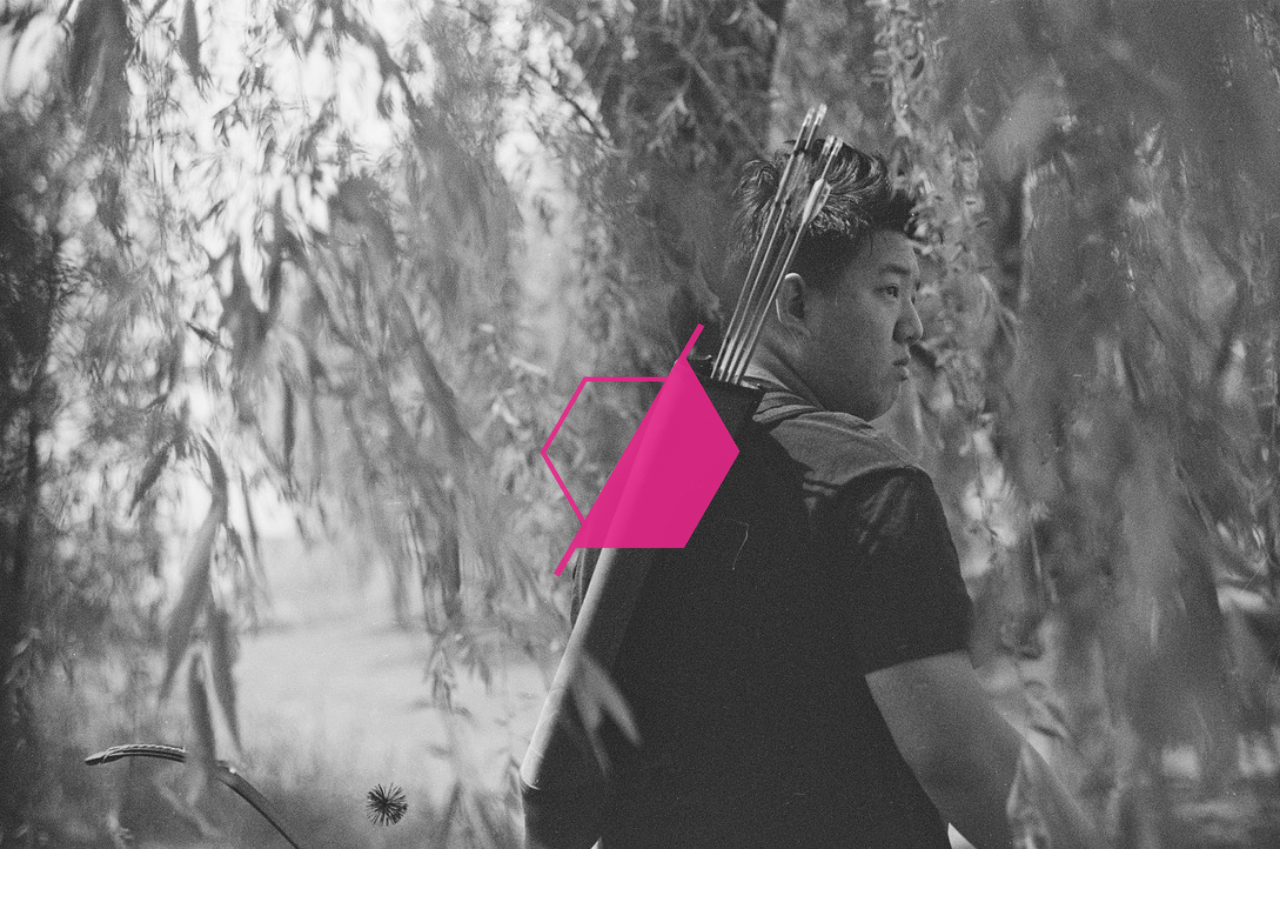
<file: index.html>
<html>
    <head>
        <title>YuXiang Cheng</title>
        <link rel="stylesheet" href="main.css">
        <link rel="stylesheet" href="logoIndex.css">
    </head>
    <body>
        <div id="picDiv">
            <div id="pic"></div>
            <img id="logo" src="logo/logo.png">
        </div>
    </body>
    <script src="main.js"></script>
</html>
</file>
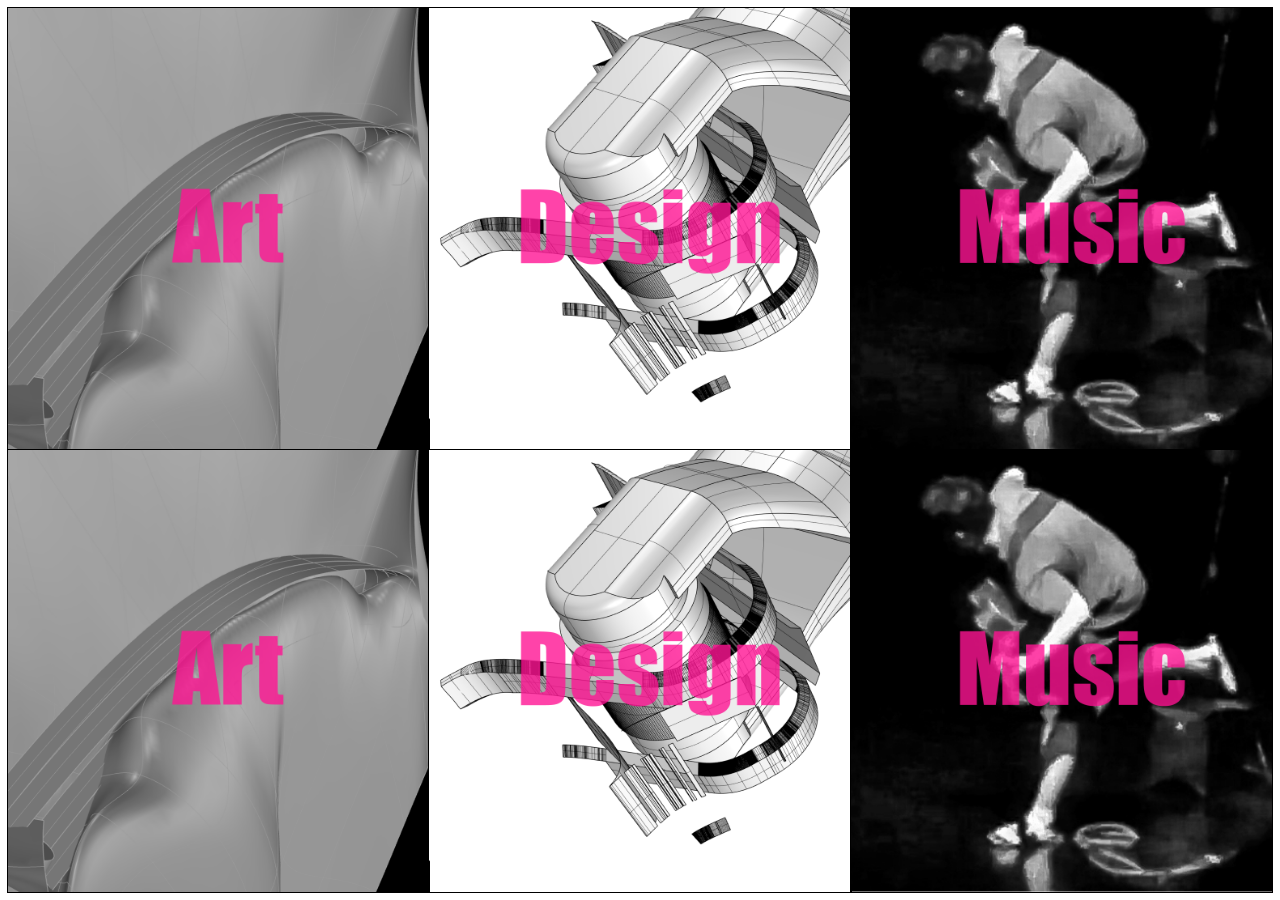
<file: logoIndex.html>
<html>
    <head>
        <title>YuXiang Cheng</title>
        <link rel="stylesheet" href="logoIndex.css">
    </head>
    <body>
        <div class="row">
            <div class="column">
                <div>
                    <img src="pic/ART.png">
                </div>
            </div>
            <div class="column">
                <div>
                    <img src="pic/DESIGN.png">
                </div>
            </div>
            <div class="column">
                <div>
                    <img src="pic/MUSIC.png">
                </div>
            </div>
        </div>
        <div class="row">
            <div class="column">
                <div>
                    <img src="pic/ART.png">
                </div>
            </div>
            <div class="column">
                <div>
                    <img src="pic/DESIGN.png">
                </div>
            </div>
            <div class="column">
                <div>
                    <img src="pic/MUSIC.png">
                </div>
            </div>
        </div>
    </body>
    <script src="main.js"></script>
</html>
</file>
<file: main.css>
#picDiv{
    display: flex;
    
    width: 100%;
    height: 100%;
    
    justify-content: center;
    align-content: center;
    align-items: center;
}

#logo {
    max-width: 200px;
    opacity: 90%;
}

#pic{
    width:      100%;
    height:     100%;
    position:   fixed;
    overflow:   hidden;
}
</file>
<file: logoIndex.css>
.row{
    width: 100%;
    height: 50%;
    font-size: 0;
}

.column{
    display: inline-block;
    width: 33.33%;
    height: 100%;
    outline: 1px black solid;
    text-align: left;
    vertical-align: top;
    overflow: hidden;
}

.column div{
    width: 100%;
    height: 100%;
}

.column div img{
    max-height: 100%;
}
</file>
